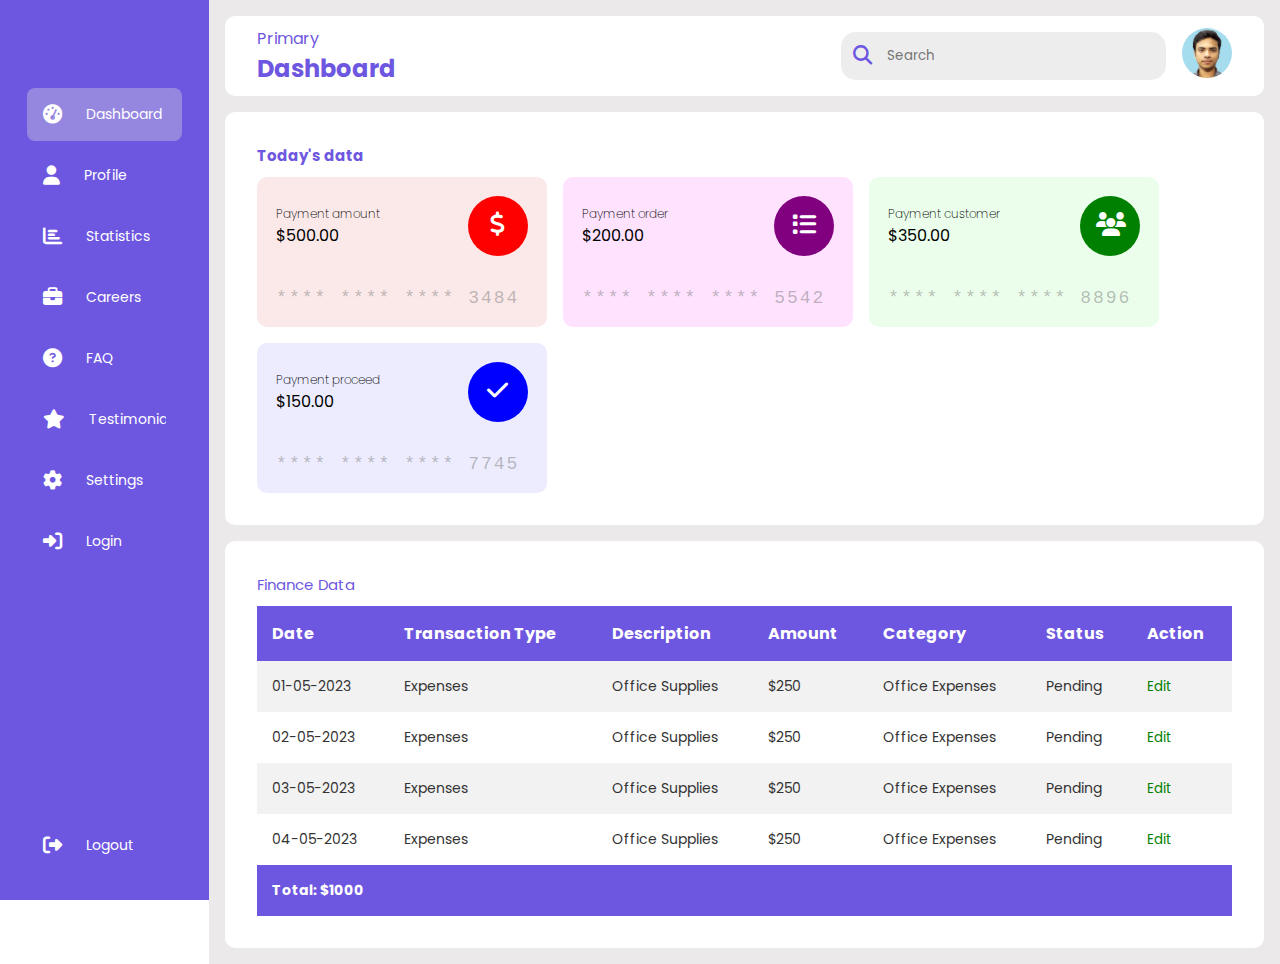
<file: index.html>
<!DOCTYPE html>
<html lang="en">
<head>
    <meta charset="UTF-8">
    <meta name="viewport" content="width=device-width, initial-scale=1.0">
    <title>Dashboard</title>
    <link rel="stylesheet" href="assets/css/styles.css">
    <link rel="stylesheet" href="https://cdnjs.cloudflare.com/ajax/libs/font-awesome/6.4.0/css/all.min.css">
</head>
<body>
    <!-- sidebar -->
    <div class="sidebar">
        <div class="logo"></div>
        <ul class="menu">
            <li class="active">
                <a href="#">
                    <i class="fas fa-tachometer-alt"></i>
                    <span>Dashboard</span>
                </a>
            </li>
            <li>
                <a href="#">
                    <i class="fas fa-user"></i>
                    <span>Profile</span>
                </a>
            </li>
            <li>
                <a href="#">
                    <i class="fas fa-chart-bar"></i>
                    <span>Statistics</span>
                </a>
            </li>
            <li>
                <a href="#">
                    <i class="fas fa-briefcase"></i>
                    <span>Careers</span>
                </a>
            </li>
            <li>
                <a href="#">
                    <i class="fas fa-question-circle"></i>
                    <span>FAQ</span>
                </a>
            </li>
            <li>
                <a href="#">
                    <i class="fas fa-star"></i>
                    <span>Testimonials</span>
                </a>
            </li>
            <li>
                <a href="#">
                    <i class="fas fa-cog"></i>
                    <span>Settings</span>
                </a>
            </li>
            <li>
                <a href="login.html">
                    <i class="fas fa-sign-in-alt"></i>
                    <span>Login</span>
                </a>
            </li>
            <li class="logout">
                <a href="#">
                    <i class="fas fa-sign-out-alt"></i>
                    <span>Logout</span>
                </a>
            </li>
        </ul>
    </div>
    <!-- end sidebar -->
    
    <!-- main content -->
    <div class="main--content">

        <!-- header -->
        <div class="header--wrapper">
            <div class="header--title">
                <span>Primary</span>
                <h2>Dashboard</h2>
            </div>
            <div class="user--info">
                <div class="search--box">
                    <i class="fa solid fa-search"></i>
                    <input type="text" name="" id="" placeholder="Search">
                </div>
                <div class="dropdown">
                    <img src="image.jpg" alt="" id="userDropdown">
                    <div class="dropdown-content">
                        <a href="#">Profile</a>
                        <a href="#">Change Password</a>
                        <a href="#">Logout</a>
                    </div>
                </div>
            </div>
        </div>
        <!-- end header -->

        <!-- cards -->
        <div class="card--container">
            <h3 class="main--title">Today's data</h3>
            <div class="card--wrapper">
                <div class="payment--card light-red">
                    <div class="card--header">
                        <div class="amount">
                            <span class="title">Payment amount</span>
                            <span class="amount-value">$500.00</span>
                        </div>
                        <i class="fas fa-dollar-sign icon dark-red"></i>
                    </div>
                    <span class="card-detail">**** **** **** 3484</span>
                </div>

                <div class="payment--card light-purple">
                    <div class="card--header">
                        <div class="amount">
                            <span class="title">Payment order</span>
                            <span class="amount-value">$200.00</span>
                        </div>
                        <i class="fas fa-list icon dark-purple"></i>
                    </div>
                    <span class="card-detail">**** **** **** 5542</span>
                </div>

                <div class="payment--card light-green">
                    <div class="card--header">
                        <div class="amount">
                            <span class="title">Payment customer</span>
                            <span class="amount-value">$350.00</span>
                        </div>
                        <i class="fas fa-users icon dark-green"></i>
                    </div>
                    <span class="card-detail">**** **** **** 8896</span>
                </div>

                <div class="payment--card light-blue">
                    <div class="card--header">
                        <div class="amount">
                            <span class="title">Payment proceed</span>
                            <span class="amount-value">$150.00</span>
                        </div>
                        <i class="fas fa-check icon dark-blue"></i>
                    </div>
                    <span class="card-detail">**** **** **** 7745</span>
                </div>

            </div>
        </div>
        <!-- end cards -->

        <div class="tabular--wrapper">
            <div class="main--title">Finance Data</div>
            <div class="table-container">
                <table>
                    <thead>
                        <tr>
                            <th>Date</th>
                            <th>Transaction Type</th>
                            <th>Description</th>
                            <th>Amount</th>
                            <th>Category</th>
                            <th>Status</th>
                            <th>Action</th>
                        </tr>
                    </thead>
                    <tbody>
                        <tr>
                            <td>01-05-2023</td>
                            <td>Expenses</td>
                            <td>Office Supplies</td>
                            <td>$250</td>
                            <td>Office Expenses</td>
                            <td>Pending</td>
                            <td><button>Edit</button></td>
                        </tr>
                        <tr>
                            <td>02-05-2023</td>
                            <td>Expenses</td>
                            <td>Office Supplies</td>
                            <td>$250</td>
                            <td>Office Expenses</td>
                            <td>Pending</td>
                            <td><button>Edit</button></td>
                        </tr>
                        <tr>
                            <td>03-05-2023</td>
                            <td>Expenses</td>
                            <td>Office Supplies</td>
                            <td>$250</td>
                            <td>Office Expenses</td>
                            <td>Pending</td>
                            <td><button>Edit</button></td>
                        </tr>
                        <tr>
                            <td>04-05-2023</td>
                            <td>Expenses</td>
                            <td>Office Supplies</td>
                            <td>$250</td>
                            <td>Office Expenses</td>
                            <td>Pending</td>
                            <td><button>Edit</button></td>
                        </tr>
                    </tbody>
                    <tfoot>
                        <tr>
                            <td colspan="7">Total: $1000</td>
                        </tr>
                    </tfoot>
                </table>
            </div>
        </div>
    </div>
    <!-- end main content -->
</body>
</html>
</file>
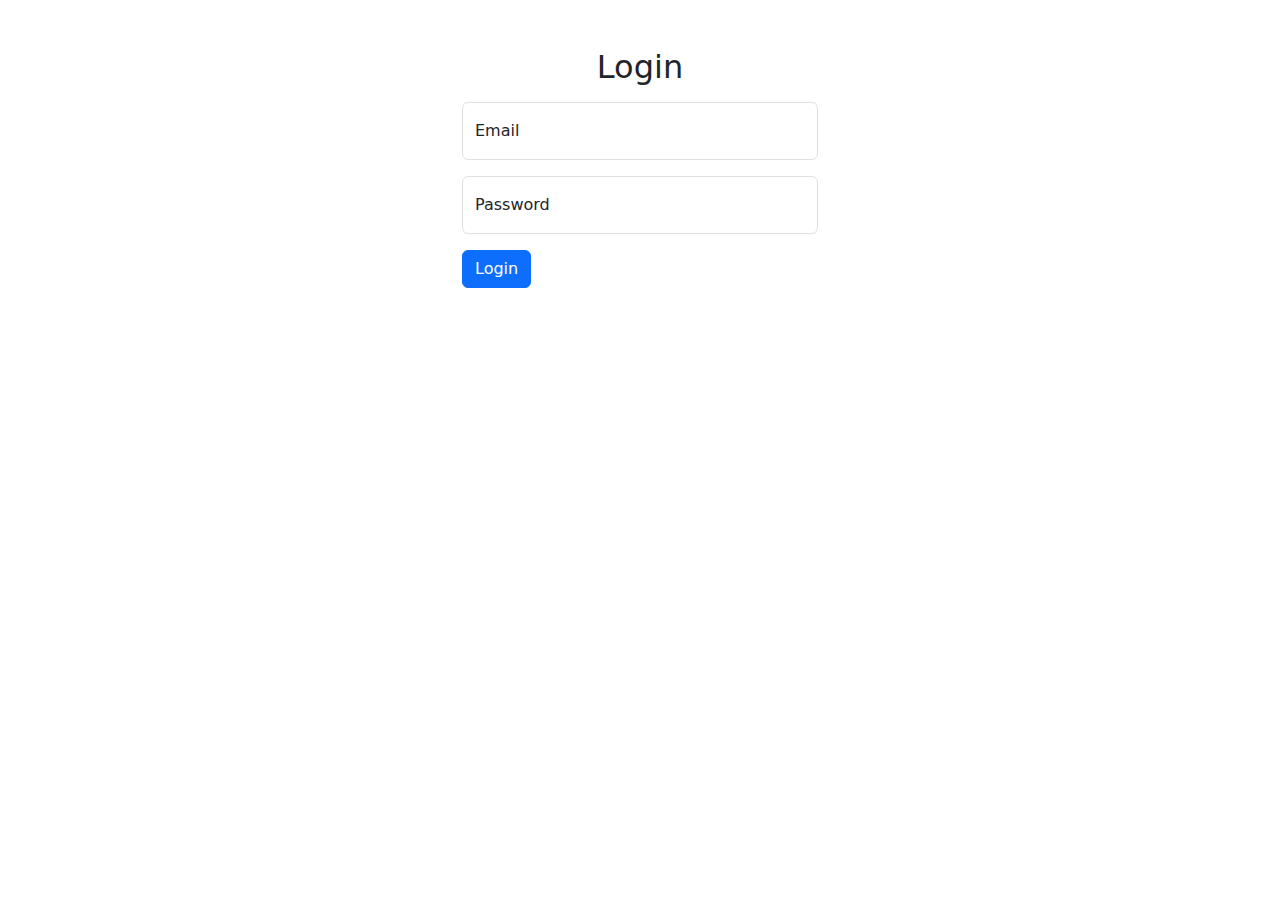
<file: bs5-login.html>
<!DOCTYPE html>
<html lang="en">
<head>
    <meta charset="UTF-8">
    <meta name="viewport" content="width=device-width, initial-scale=1.0">
    <link href="https://cdn.jsdelivr.net/npm/bootstrap@5.3.2/dist/css/bootstrap.min.css" rel="stylesheet">
    <script src="https://cdn.jsdelivr.net/npm/bootstrap@5.3.2/dist/js/bootstrap.bundle.min.js"></script>
    <title>Document</title>
</head>
<body>
    <div class="container">
        <div class="row">
            <div class="col-md-4 mx-auto">
                <h2 class="text-center mt-5">Login</h2>
                <form action="#" method="post">
                    <div class="form-floating mb-3 mt-3">
                        <input class="form-control" id="email" placeholder="Enter email" name="email">
                        <label for="email">Email</label>
                    </div>
                    <div class="form-floating mb-3 mt-3">
                        <input class="form-control" id="pwd" placeholder="Enter Password" name="password">
                        <label for="pwd">Password</label>
                    </div>
                    <button type="submit" class="btn btn-primary">Login</button>
                </form>
            </div>
        </div>
    </div>
</body>
</html>
</file>
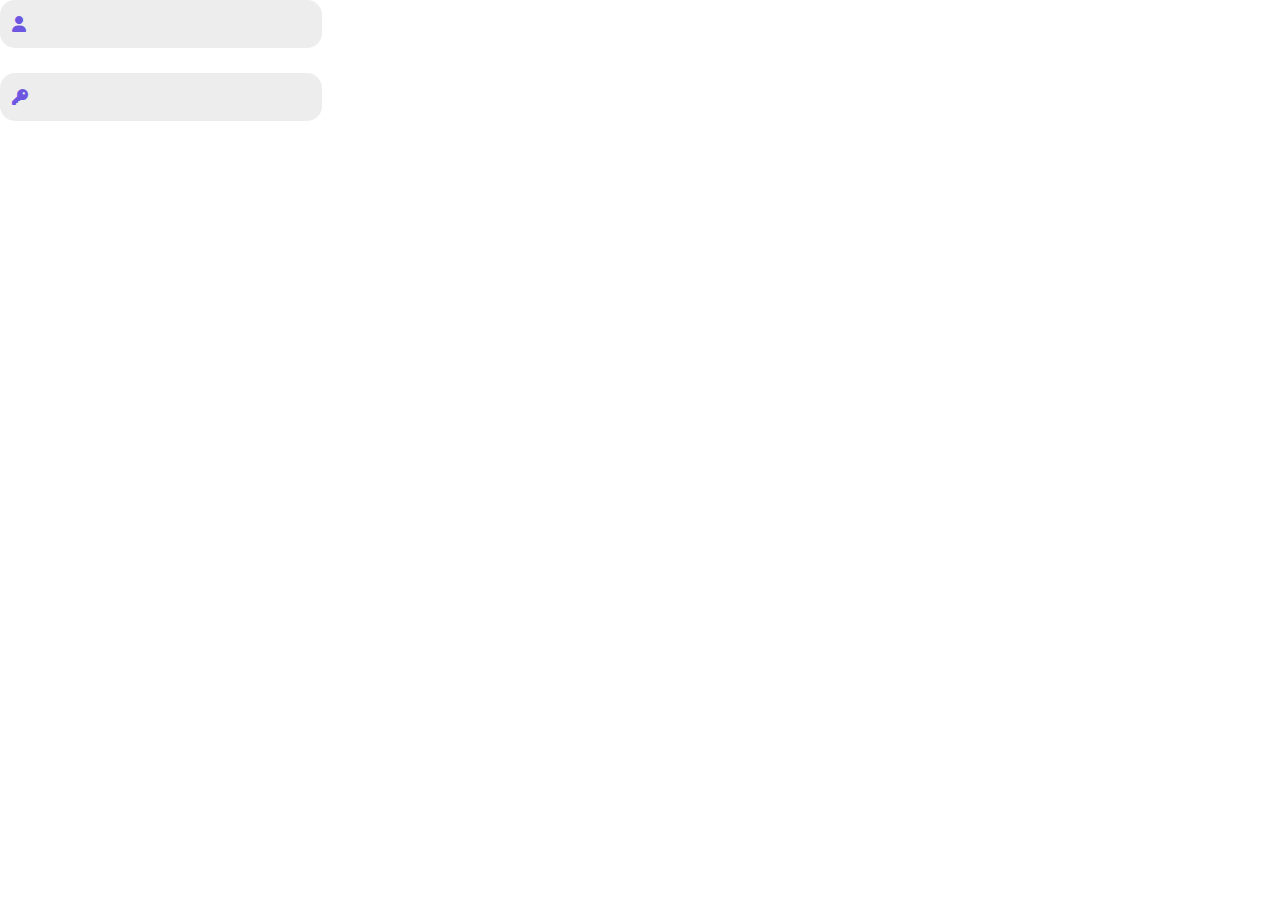
<file: login.html>
<!DOCTYPE html>
<html lang="en">
<head>
    <meta charset="UTF-8">
    <meta name="viewport" content="width=device-width, initial-scale=1.0">
    <title>Dashboard</title>
    <link rel="stylesheet" href="assets/css/styles.css">
    <link rel="stylesheet" href="assets/css/login.css">
    <link rel="stylesheet" href="https://cdnjs.cloudflare.com/ajax/libs/font-awesome/6.4.0/css/all.min.css">
</head>
<body>
    <form action="#" method="post">
        <div class="input-group">
            <i class="fa solid fa-user"></i>
            <input type="text" name="" id="">
        </div>
        <br>
        <div class="input-group">
            <i class="fa solid fa-key"></i>
            <input type="password" name="" id="">
        </div>
    </form>
</body>
</html>
</file>
<file: assets/css/styles.css>
@import url("https://fonts.googleapis.com/css2?family=Poppins:wght@400;600&display=swap");

:root {
    --hue-color: 250;
    
    --primary-color: hsl(var(--hue-color), 69%, 61%);
    --input-color: hsl(var(--hue-color), 70%, 96%);
}


* {
    margin: 0;
    padding: 0;
    border: none;
    outline: none;
    box-sizing: border-box;
    font-family: "Poppins", sans-serif;
}

body {
    display: flex;
}

.sidebar {
    position: sticky;
    top: 0;
    left: 0;
    bottom: 0;
    width: 110px;
    height: 100vh;
    padding: 0 1.7rem;
    color: #FFFFFF;
    overflow: hidden;
    transition: all 0.5s linear;
    background: var(--primary-color);
}

.sidebar:hover {
    width: 240px;
}

.logo {
    height: 80px;
    padding: 16px;
}

.menu {
    height: 88%;
    position: relative;
    list-style-type: none;
    padding: 0;
}

.menu li {
    padding: 1rem;
    margin: 8px 0;
    border-radius: 8px;
    transition: all 0.5s ease-in-out;
}

.menu li:hover,
.active {
    background: #e0e0e058;
}

.menu a {
    color: #FFFFFF;
    font-size: 14px;
    text-decoration: none;
    display: flex;
    align-items: center;
    gap: 1.5rem;
}

.menu a i {
    font-size: 1.2rem;
}

.menu a span {
    overflow: hidden;
}

.logout {
    position: absolute;
    bottom: 0;
    left: 0;
    width: 100%;
}

/* **** main body section **** */
.main--content {
    position: relative;
    background: #ebe9e9;
    width: 100%;
    padding: 1rem;
}

.header--wrapper img {
    width: 50px;
    height: 50px;
    cursor: pointer;
    border-radius: 50%;
}

.header--wrapper {
    display: flex;
    justify-content: space-between;
    align-items: center;
    flex-wrap: wrap;
    background: #FFFFFF;
    border-radius: 10px;
    padding: 10px 2rem;
    margin-bottom: 1rem;
}

.header--title {
    color: var(--primary-color);
}

.user--info {
    display: flex;
    align-items: center;
    gap: 1rem;
}

.search--box {
    background: rgb(237, 237, 237);
    border-radius: 15px;
    color: var(--primary-color);
    display: flex;
    align-items: center;
    gap: 5px;
    padding: 4px 12px;
}

.search--box i {
    font-size: 1.2rem;
}

.search--box input {
    background: transparent;
    padding: 10px;
    cursor: pointer;
    transition: all 0.5s ease-out;
}

.search--box i:hover {
    transform: scale(1.1);
}


/* ***** card container ***** */
.card--container {
    background: #FFFFFF;
    padding: 2rem;
    border-radius: 10px;
}

.card--wrapper {
    display: flex;
    flex-wrap: wrap;
    gap: 1rem;
}

.main--title {
    color: var(--primary-color);
    padding-bottom: 10px;
    font-size: 15px;
}

.payment--card {
    background: rgb(229, 223, 223);
    border-radius: 10px;
    padding: 1.2rem;
    width: 290px;
    height: 150px;
    display: flex;
    flex-direction: column;
    justify-content: space-between;
    transition: all 0.5s ease-in-out;
}

.payment--card:hover {
    transform: translateY(-5px);
}

.card--header {
    display: flex;
    justify-content: space-between;
    align-items: center;
    margin-bottom: 20px;
}

.amount {
    display: flex;
    flex-direction: column;
}

.title {
    font-size: 12px;
    font-weight: 200;
}

.amount--value {
    font-size: 24px;
    font-family: "Courier New", Courier, monospace;
    font-weight: 600;
}

.icon {
    color: #FFFFFF;
    padding: 1rem;
    height: 60px;
    width: 60px;
    text-align: center;
    border-radius: 50%;
    font-size: 1.5rem;
}

.card-detail {
    font-size: 18px;
    color: #77777777;
    letter-spacing: 2px;
    font-family: "Courier New", Courier, monospace;
}

/* color css */
.light-red {
    background: rgb(251, 233, 233);
}
.light-purple {
    background: rgb(254, 226, 254);
}
.light-green {
    background: rgb(235, 254,235);
}
.light-blue {
    background: rgb(236, 236, 254);
}
.dark-red {
    background: red;
}
.dark-purple {
    background: purple;
}
.dark-green {
    background: green;
}
.dark-blue {
    background: blue;
}


/* ***** tabular section ***** */
.tabular--wrapper {
    background: #FFFFFF;
    margin-top: 1rem;
    border-radius: 10px;
    padding: 2rem;
}

.table-container {
    width: 100%;
}

table {
    width: 100%;
    border-collapse: collapse;
}

thead {
    background: var(--primary-color);
    color: #FFFFFF;
}
th {
    padding: 15px;
    text-align: left;
}
tbody {
    background-color: #f2f2f2;
}

td {
    padding: 15px;
    font-size: 14px;
    color: #333;
}

tr:nth-child(even){
    background-color: #FFFFFF;
}

tfoot {
    background-color: var(--primary-color);
    font-weight: bold;
    color: #FFFFFF;
}

tfoot td {
    padding: 15px;
    color: #FFFFFF;
}

.table-container button {
    color: green;
    background: none;
    cursor: pointer;
}

.dropdown {
    position: relative;
    display: inline-block;
}

.dropdown-content {
    display: none;
    position: absolute;
    background-color: #f9f9f9;
    min-width: 160px;
    box-shadow: 0px 8px 16px 0px rgba(0, 0, 0, 0.2);
    z-index: 1;
    border-radius: 5px;
    right: 0; /* Align the dropdown to the right */
}

.dropdown-content a {
    color: #333;
    padding: 12px 16px;
    text-decoration: none;
    display: block;
}

.dropdown-content a:hover {
    background-color: #f1f1f1;
}

.dropdown:hover .dropdown-content {
    display: block;
}
</file>
<file: assets/css/login.css>
input {
    background: transparent;
    padding: 10px;
    cursor: pointer;
    transition: all 0.5s ease-out;
}
.input-group {
    background: rgb(237, 237, 237);
    border-radius: 15px;
    color: var(--primary-color);
    display: flex;
    align-items: center;
    gap: 5px;
    padding: 4px 12px;
}
</file>
